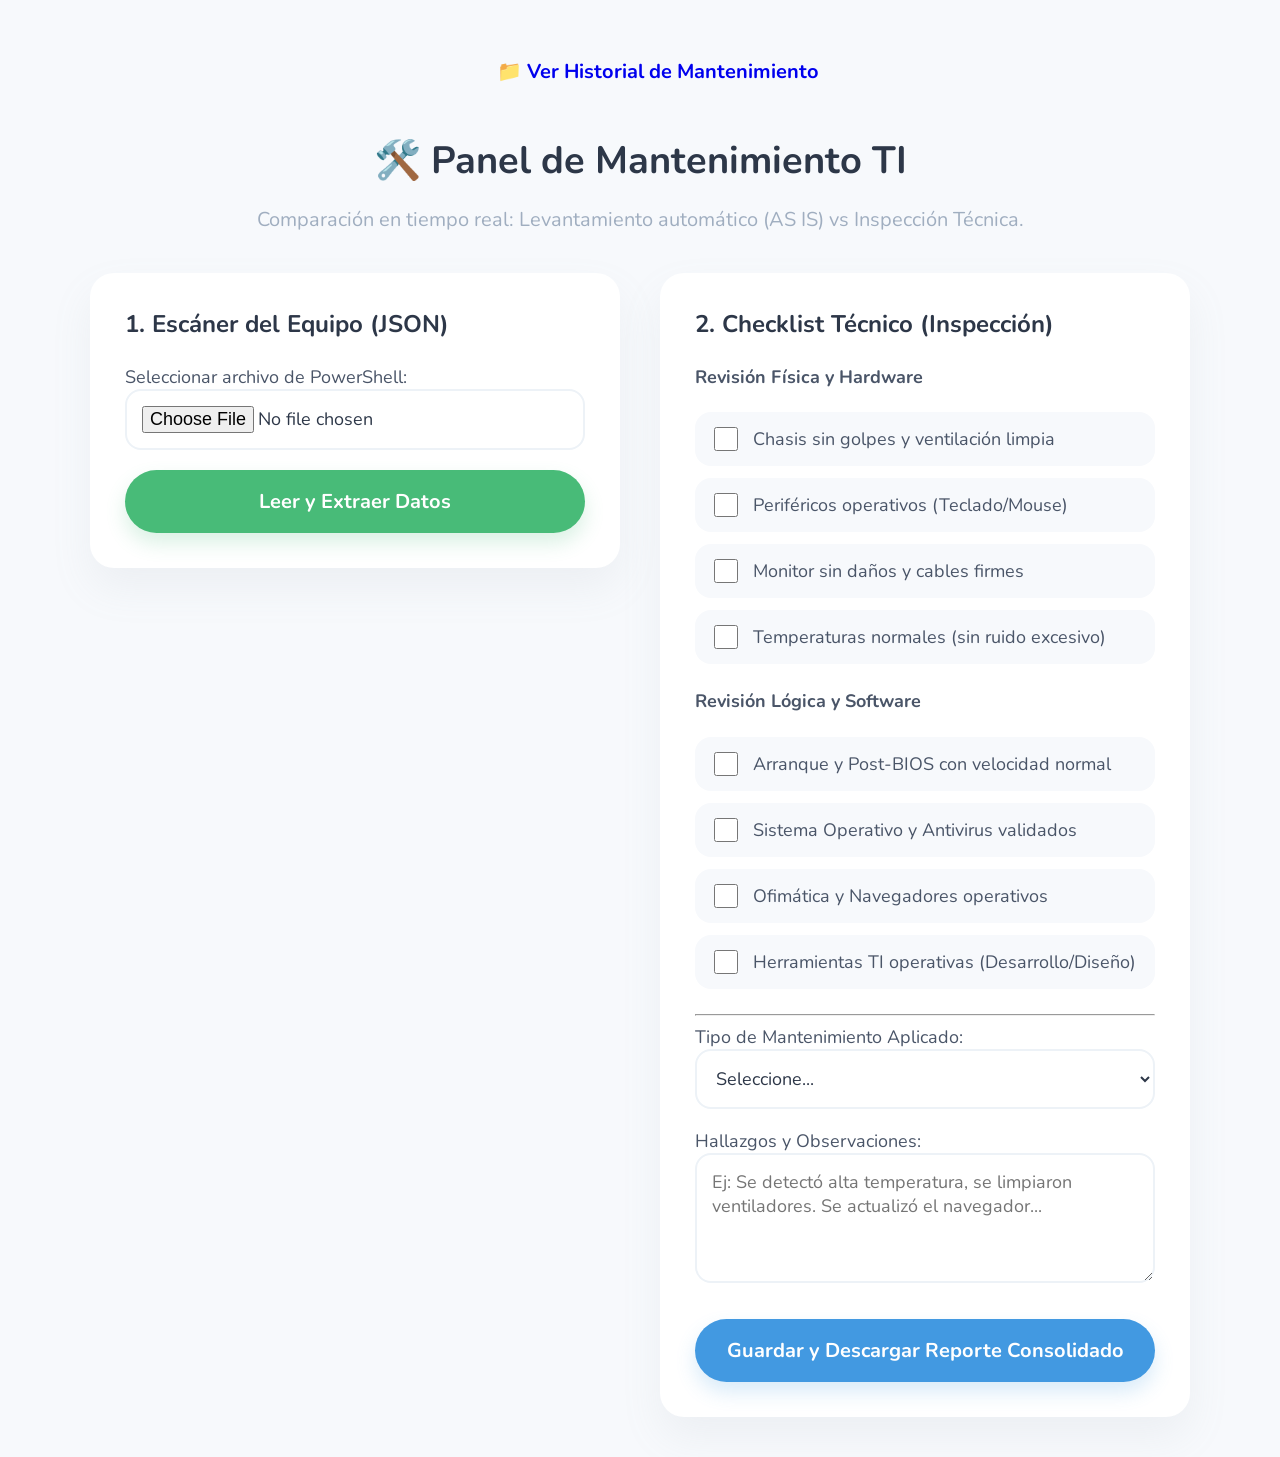
<file: index.html>
<!DOCTYPE html>
<html lang="es">

<head>
    <meta charset="UTF-8">
    <meta name="viewport" content="width=device-width, initial-scale=1.0">
    <title>Sistema de Mantenimiento TI - Etapa 2</title>
    <link rel="stylesheet" href="assets/css/style.css">
</head>

<body>

    <div class="main-container">
        <!-- Navegación -->
        <div class="nav-superior-derecha">
            <a href="historial.html" class="btn-navegacion">📁 Ver Historial de Mantenimiento</a>
        </div>

        <h2>🛠️ Panel de Mantenimiento TI</h2>
        <p class="subtitulo">Comparación en tiempo real: Levantamiento automático (AS IS) vs Inspección Técnica.</p>

        <div class="split-layout">

            <!-- PANEL IZQUIERDO: EXTRACCIÓN DEL JSON -->
            <div class="panel-izquierdo">
                <h3 class="panel-titulo">1. Escáner del Equipo (JSON)</h3>
                <label class="label-fuerte">Seleccionar archivo de PowerShell:</label>
                <input type="file" id="jsonFileInput" accept=".json">
                <button type="button" class="btn-cargar" id="btnCargarJson">Leer y Extraer Datos</button>

                <div id="infoEquipo" class="info-oculta">
                    <div id="datosHardware"></div>
                </div>
            </div>

            <!-- PANEL DERECHO: CHECKLIST MANUAL -->
            <div class="panel-derecho">
                <h3 class="panel-titulo">2. Checklist Técnico (Inspección)</h3>
                <form id="mantenimientoForm">

                    <div class="checklist-group">
                        <h4>Revisión Física y Hardware</h4>
                        <label class="checklist-item"><input type="checkbox" id="chk1"> Chasis sin golpes y ventilación
                            limpia</label>
                        <label class="checklist-item"><input type="checkbox" id="chk2"> Periféricos operativos
                            (Teclado/Mouse)</label>
                        <label class="checklist-item"><input type="checkbox" id="chk3"> Monitor sin daños y cables
                            firmes</label>
                        <label class="checklist-item"><input type="checkbox" id="chk4"> Temperaturas normales (sin ruido
                            excesivo)</label>
                    </div>

                    <div class="checklist-group">
                        <h4>Revisión Lógica y Software</h4>
                        <label class="checklist-item"><input type="checkbox" id="chk5"> Arranque y Post-BIOS con
                            velocidad normal</label>
                        <label class="checklist-item"><input type="checkbox" id="chk6"> Sistema Operativo y Antivirus
                            validados</label>
                        <label class="checklist-item"><input type="checkbox" id="chk7"> Ofimática y Navegadores
                            operativos</label>
                        <label class="checklist-item"><input type="checkbox" id="chk8"> Herramientas TI operativas
                            (Desarrollo/Diseño)</label>
                    </div>

                    <hr class="separador">

                    <label class="label-fuerte">Tipo de Mantenimiento Aplicado:</label>
                    <select id="tipoMantenimiento" required>
                        <option value="">Seleccione...</option>
                        <option value="Preventivo">Preventivo (Limpieza, optimización, parches)</option>
                        <option value="Correctivo">Correctivo (Reparación de fallas, cambios físicos)</option>
                    </select>

                    <label class="label-fuerte">Hallazgos y Observaciones:</label>
                    <textarea id="observaciones" rows="4" required
                        placeholder="Ej: Se detectó alta temperatura, se limpiaron ventiladores. Se actualizó el navegador..."></textarea>

                    <button type="button" class="btn-guardar" onclick="guardarRegistro()">Guardar y Descargar Reporte
                        Consolidado</button>
                </form>
            </div>
        </div>
    </div>

    <script src="js/app.js"></script>
</body>

</html>
</file>
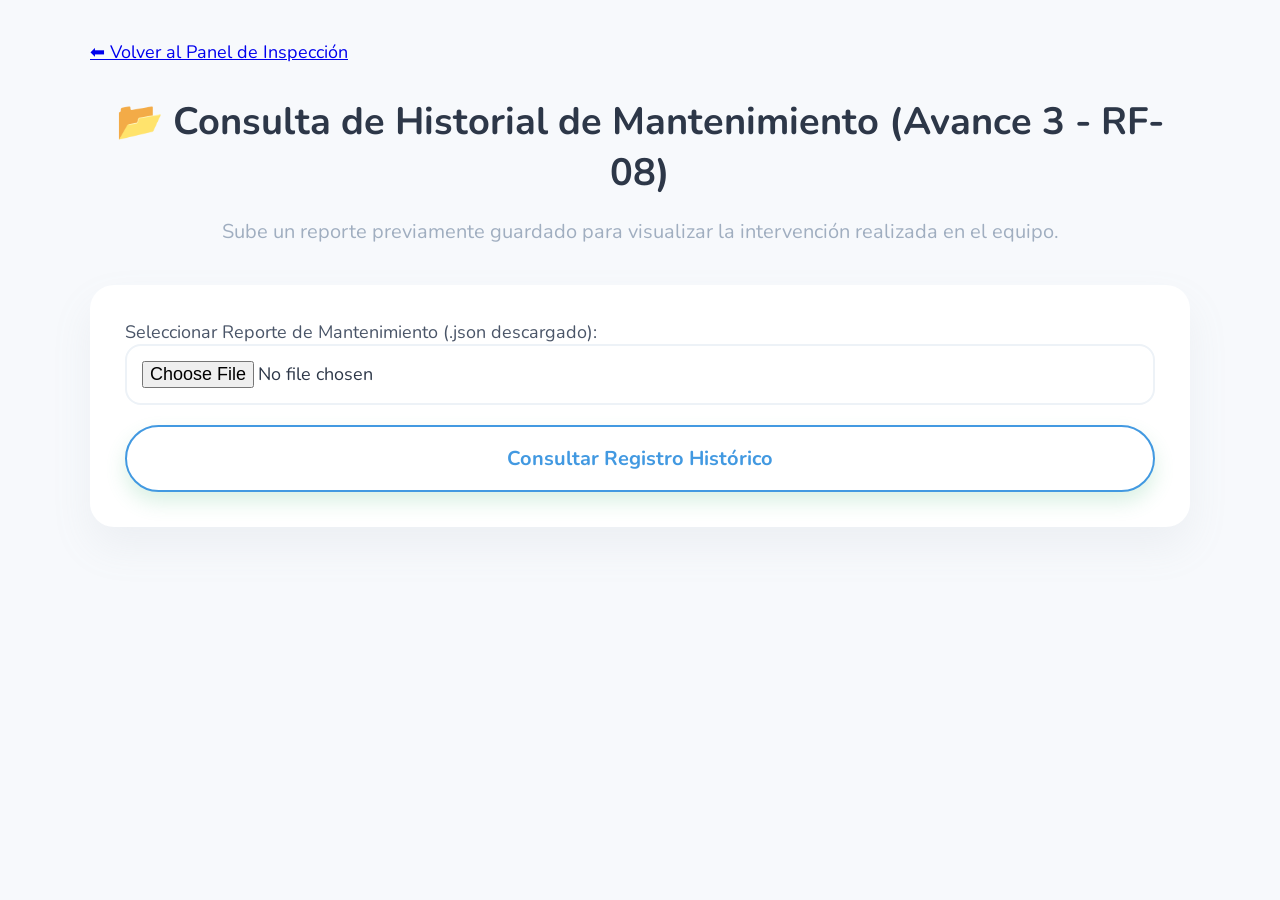
<file: historial.html>
<!DOCTYPE html>
<html lang="es">

<head>
    <meta charset="UTF-8">
    <meta name="viewport" content="width=device-width, initial-scale=1.0">
    <title>Historial de Mantenimiento - Etapa 2</title>
    <link rel="stylesheet" href="assets/css/style.css">
</head>

<body>

    <div class="main-container">
        <!-- Navegación -->
        <div class="nav-superior-izquierda">
            <a href="index.html" class="btn-volver">⬅ Volver al Panel de Inspección</a>
        </div>

        <h2>📂 Consulta de Historial de Mantenimiento (Avance 3 - RF-08)</h2>
        <p class="subtitulo">Sube un reporte previamente guardado para visualizar la intervención realizada en el
            equipo.</p>

        <div class="panel-izquierdo panel-historial">
            <label class="label-fuerte">Seleccionar Reporte de Mantenimiento (.json descargado):</label>
            <input type="file" id="historialFileInput" accept=".json">
            <button type="button" class="btn-cargar btn-historial" id="btnVerHistorial">Consultar Registro
                Histórico</button>

            <div id="tarjetaHistorial" class="info-oculta mt-20"></div>
        </div>
    </div>

    <script src="js/app.js"></script>
</body>

</html>
</file>
<file: assets/css/style.css>
/* ========================================== */
/* ESTILOS FLUIDOS, LETRA GRANDE Y ESTÁTICOS  */
/* ========================================== */
@import url('https://fonts.googleapis.com/css2?family=Nunito:wght@400;600;700&display=swap');

body { 
    font-family: 'Nunito', sans-serif; 
    background-color: #f7f9fc; 
    color: #4a5568; 
    margin: 0; 
    padding: 40px 20px; 
    font-size: 18px; 
}

.main-container { 
    max-width: 1100px; 
    margin: auto; 
}

h2 { 
    text-align: center; 
    color: #2d3748; 
    font-size: 38px; 
    font-weight: 700;
    margin-bottom: 5px; 
}

.subtitulo { 
    text-align: center; 
    color: #a0aec0; 
    font-size: 20px; 
    margin-bottom: 40px; 
}

/* PANELES REDONDEADOS Y ESTÁTICOS */
.split-layout { 
    display: flex; 
    gap: 40px; 
    align-items: flex-start; 
}

.panel-izquierdo, .panel-derecho { 
    flex: 1; 
    padding: 35px; 
    background: #ffffff; 
    border-radius: 24px; 
    box-shadow: 0 20px 40px rgba(149, 157, 165, 0.1); 
    border: none; 
    /* Se eliminó la transición de transformación para que no se mueva */
    transition: box-shadow 0.3s ease;
}

.panel-izquierdo:hover, .panel-derecho:hover {
    /* Solo intensifica suavemente la sombra, pero no salta */
    box-shadow: 0 25px 50px rgba(149, 157, 165, 0.15);
}

.panel-titulo {
    color: #2d3748; 
    font-size: 24px; 
    font-weight: 700;
    margin-top: 0;
    margin-bottom: 25px;
}

/* CHECKLIST Y FORMULARIOS */
.checklist-group { 
    margin-bottom: 25px; 
}

.checklist-item { 
    display: flex; 
    align-items: center; 
    margin-bottom: 12px; 
    padding: 12px 15px;
    background-color: #f7f9fc;
    border-radius: 16px; 
    cursor: pointer; 
    font-size: 18px; 
    color: #4a5568;
    transition: background-color 0.3s ease;
}

.checklist-item:hover { 
    background-color: #edf2f7; 
}

.checklist-item input { 
    width: 24px; 
    height: 24px; 
    margin-right: 15px; 
    cursor: pointer; 
    accent-color: #4299e1; 
}

input[type="file"], select, textarea { 
    width: 100%; 
    padding: 15px; 
    box-sizing: border-box; 
    margin-bottom: 20px; 
    border: 2px solid #edf2f7; 
    border-radius: 16px; 
    font-family: 'Nunito', sans-serif;
    font-size: 18px; 
    background-color: #ffffff;
    color: #2d3748;
    transition: all 0.3s ease;
}

input[type="file"]:focus, select:focus, textarea:focus {
    outline: none;
    border-color: #4299e1;
    box-shadow: 0 0 0 4px rgba(66, 153, 225, 0.15);
}

/* BOTONES REDONDOS ESTÁTICOS */
button, .btn-navegacion { 
    width: 100%; 
    padding: 18px; 
    border: none; 
    border-radius: 50px; 
    font-family: 'Nunito', sans-serif;
    font-weight: 700; 
    font-size: 20px; 
    cursor: pointer; 
    transition: background-color 0.3s ease; /* Solo cambia el color, no el tamaño */
    text-align: center;
    display: inline-block;
    text-decoration: none;
}

.btn-cargar { 
    background-color: #48bb78; 
    color: white; 
    box-shadow: 0 10px 20px rgba(72, 187, 120, 0.2);
}
.btn-cargar:hover { background-color: #38a169; }

.btn-guardar { 
    background-color: #4299e1; 
    color: white; 
    margin-top: 10px; 
    box-shadow: 0 10px 20px rgba(66, 153, 225, 0.2);
}
.btn-guardar:hover { background-color: #3182ce; }

.btn-historial {
    background-color: #ffffff;
    color: #4299e1;
    border: 2px solid #4299e1;
}
.btn-historial:hover { background-color: #4299e1; color: white; }

/* TARJETAS DE HISTORIAL (RF-08) */
.tarjeta-resultado {
    background: #ffffff;
    padding: 40px;
    border-radius: 24px;
    box-shadow: 0 20px 40px rgba(149, 157, 165, 0.1);
}

.borde-preventivo { border-top: 8px solid #48bb78; }
.borde-correctivo { border-top: 8px solid #f56565; }
.texto-preventivo { color: #48bb78; font-weight: bold; }
.texto-correctivo { color: #f56565; font-weight: bold; }

.badge-estado {
    background: #edf2f7;
    padding: 8px 16px;
    border-radius: 20px;
    font-weight: 700;
    font-size: 16px;
}

.detalles-hallazgos {
    margin-top: 30px;
    background: #f7f9fc;
    padding: 25px;
    border-radius: 16px;
    border: none;
    color: #4a5568;
    font-size: 18px;
}
</file>
